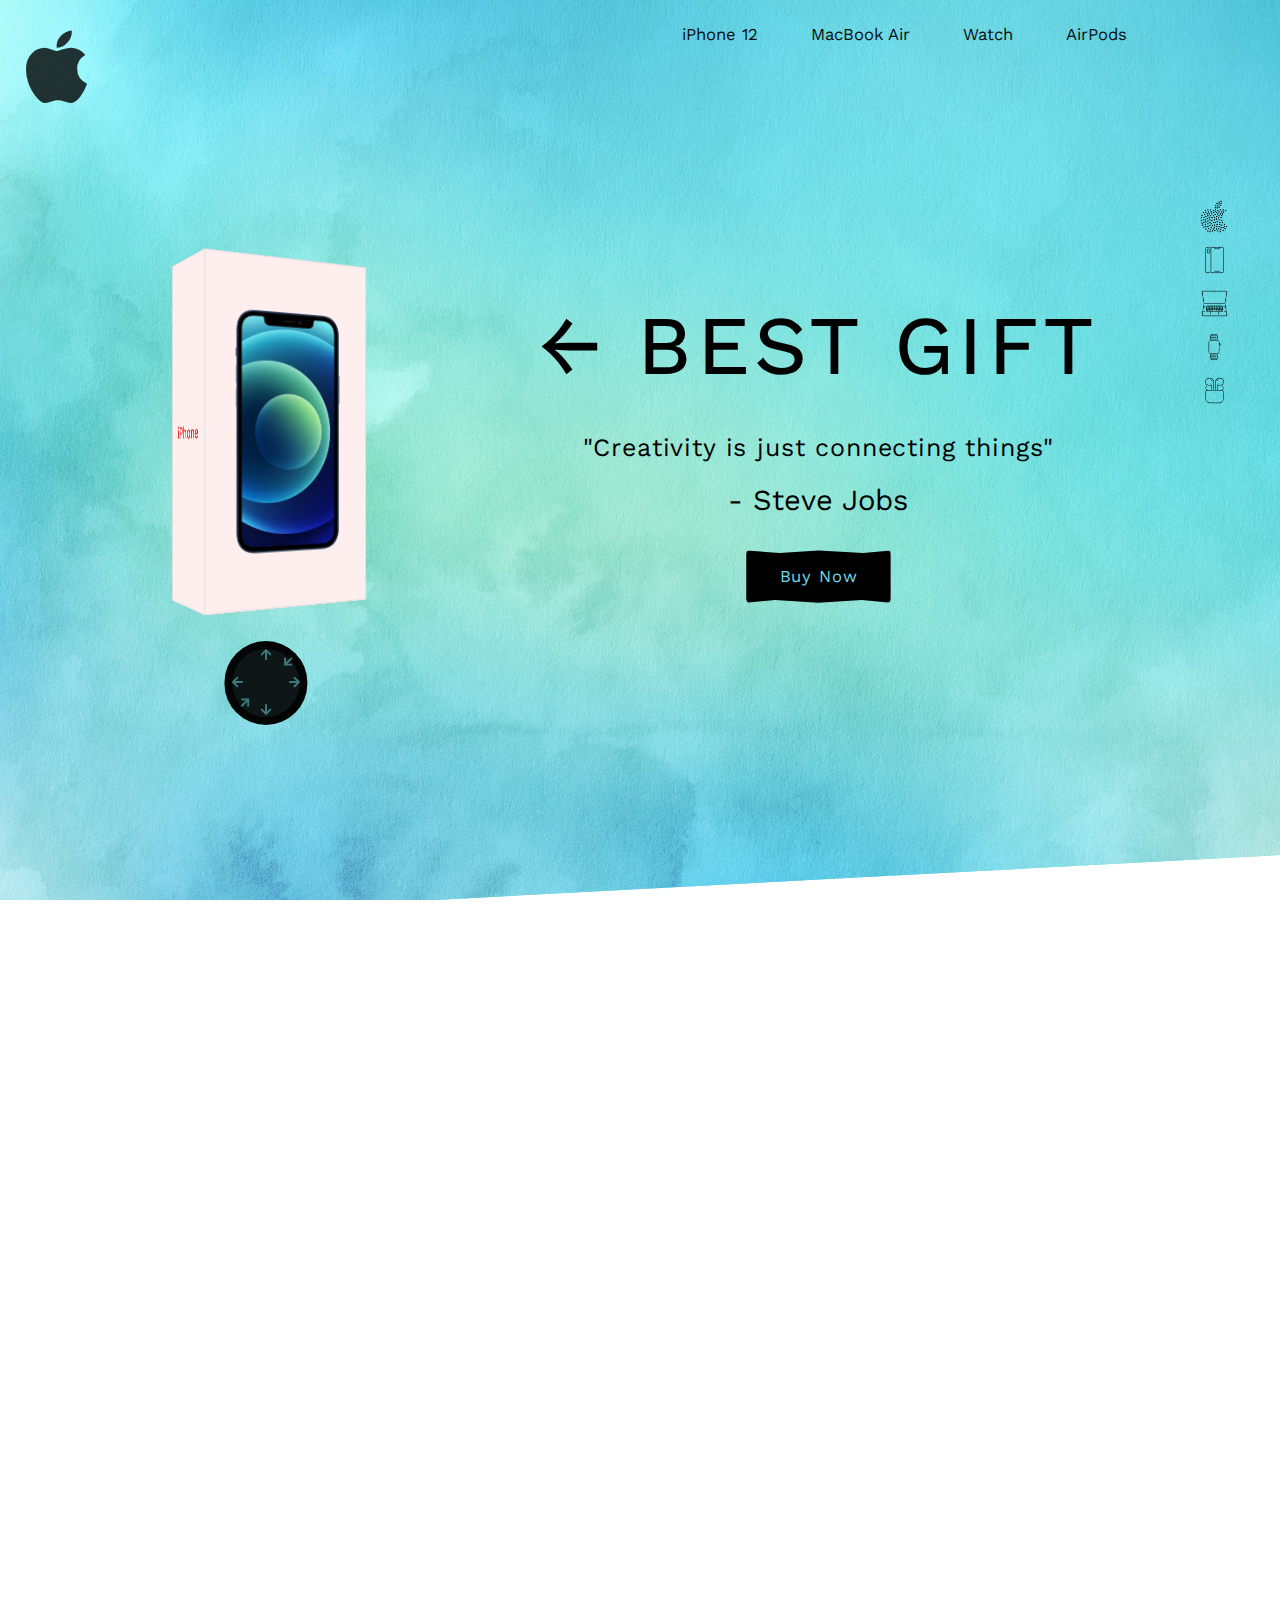
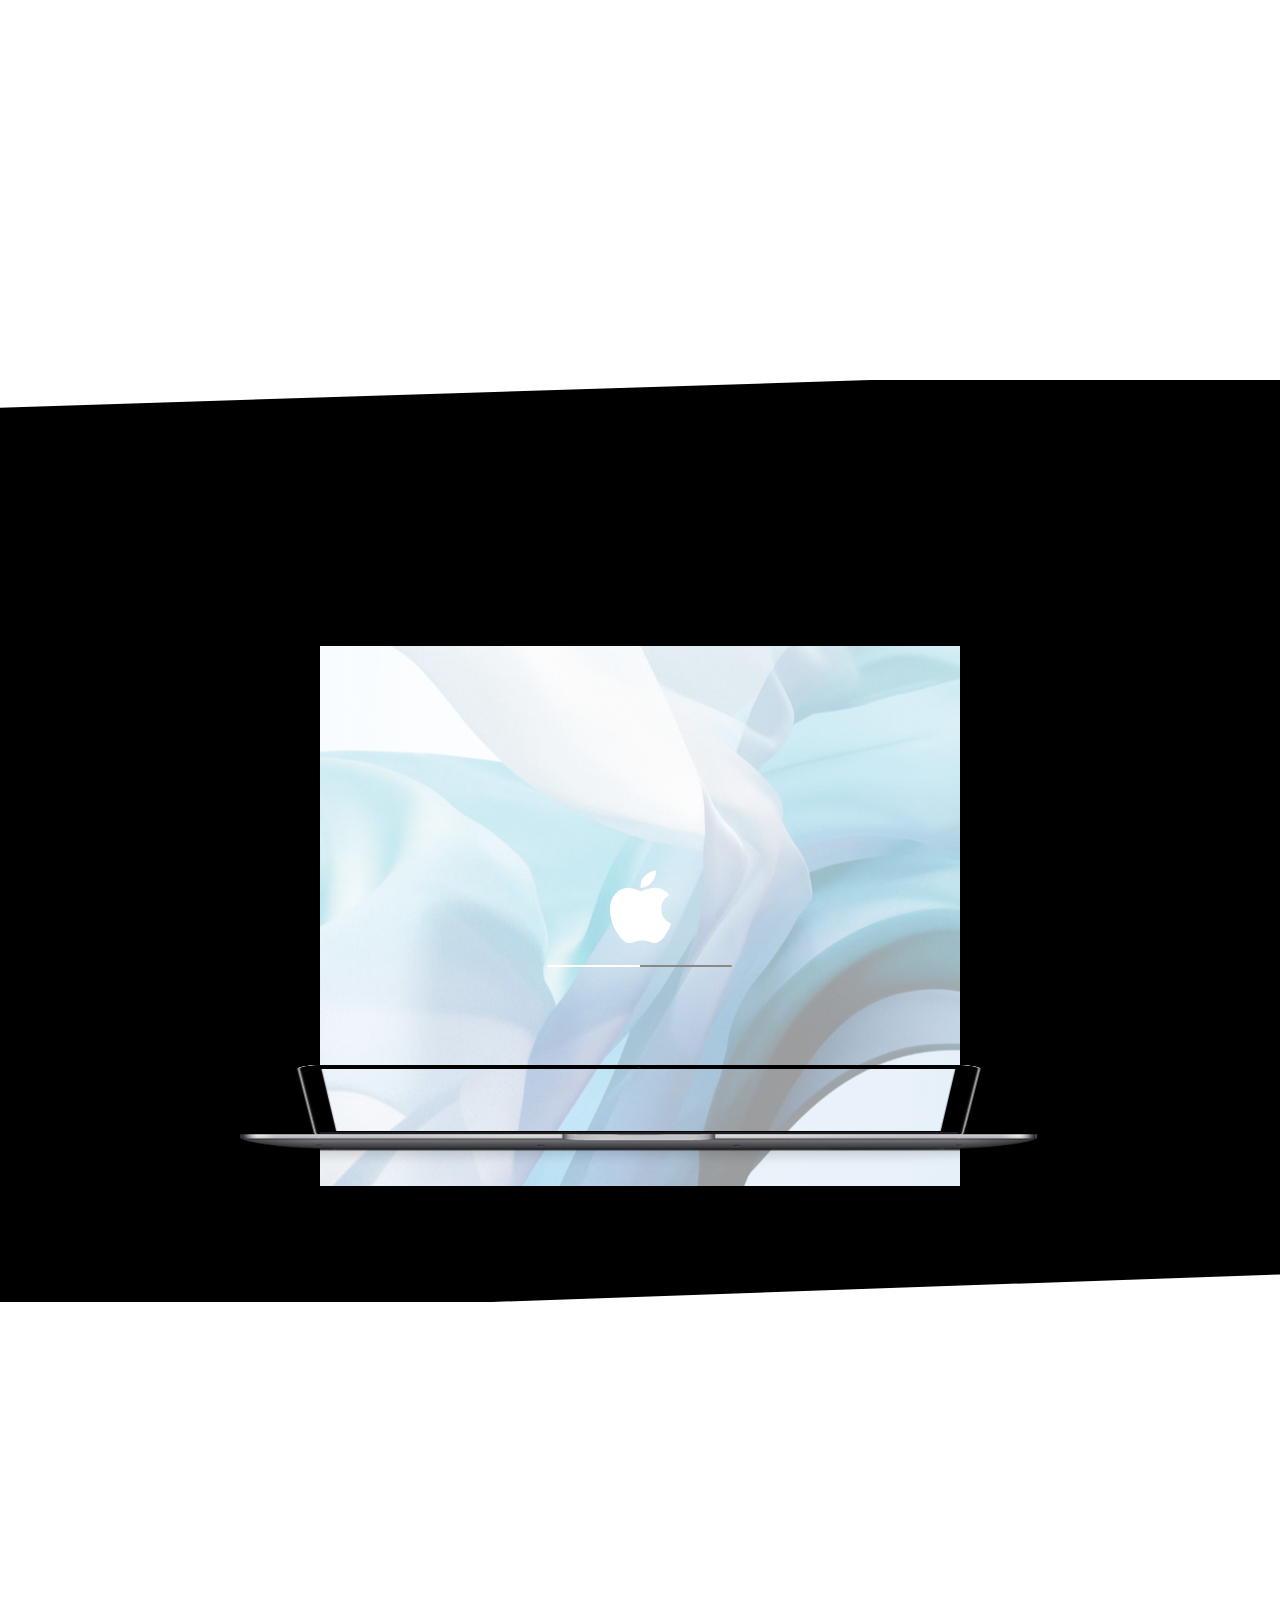
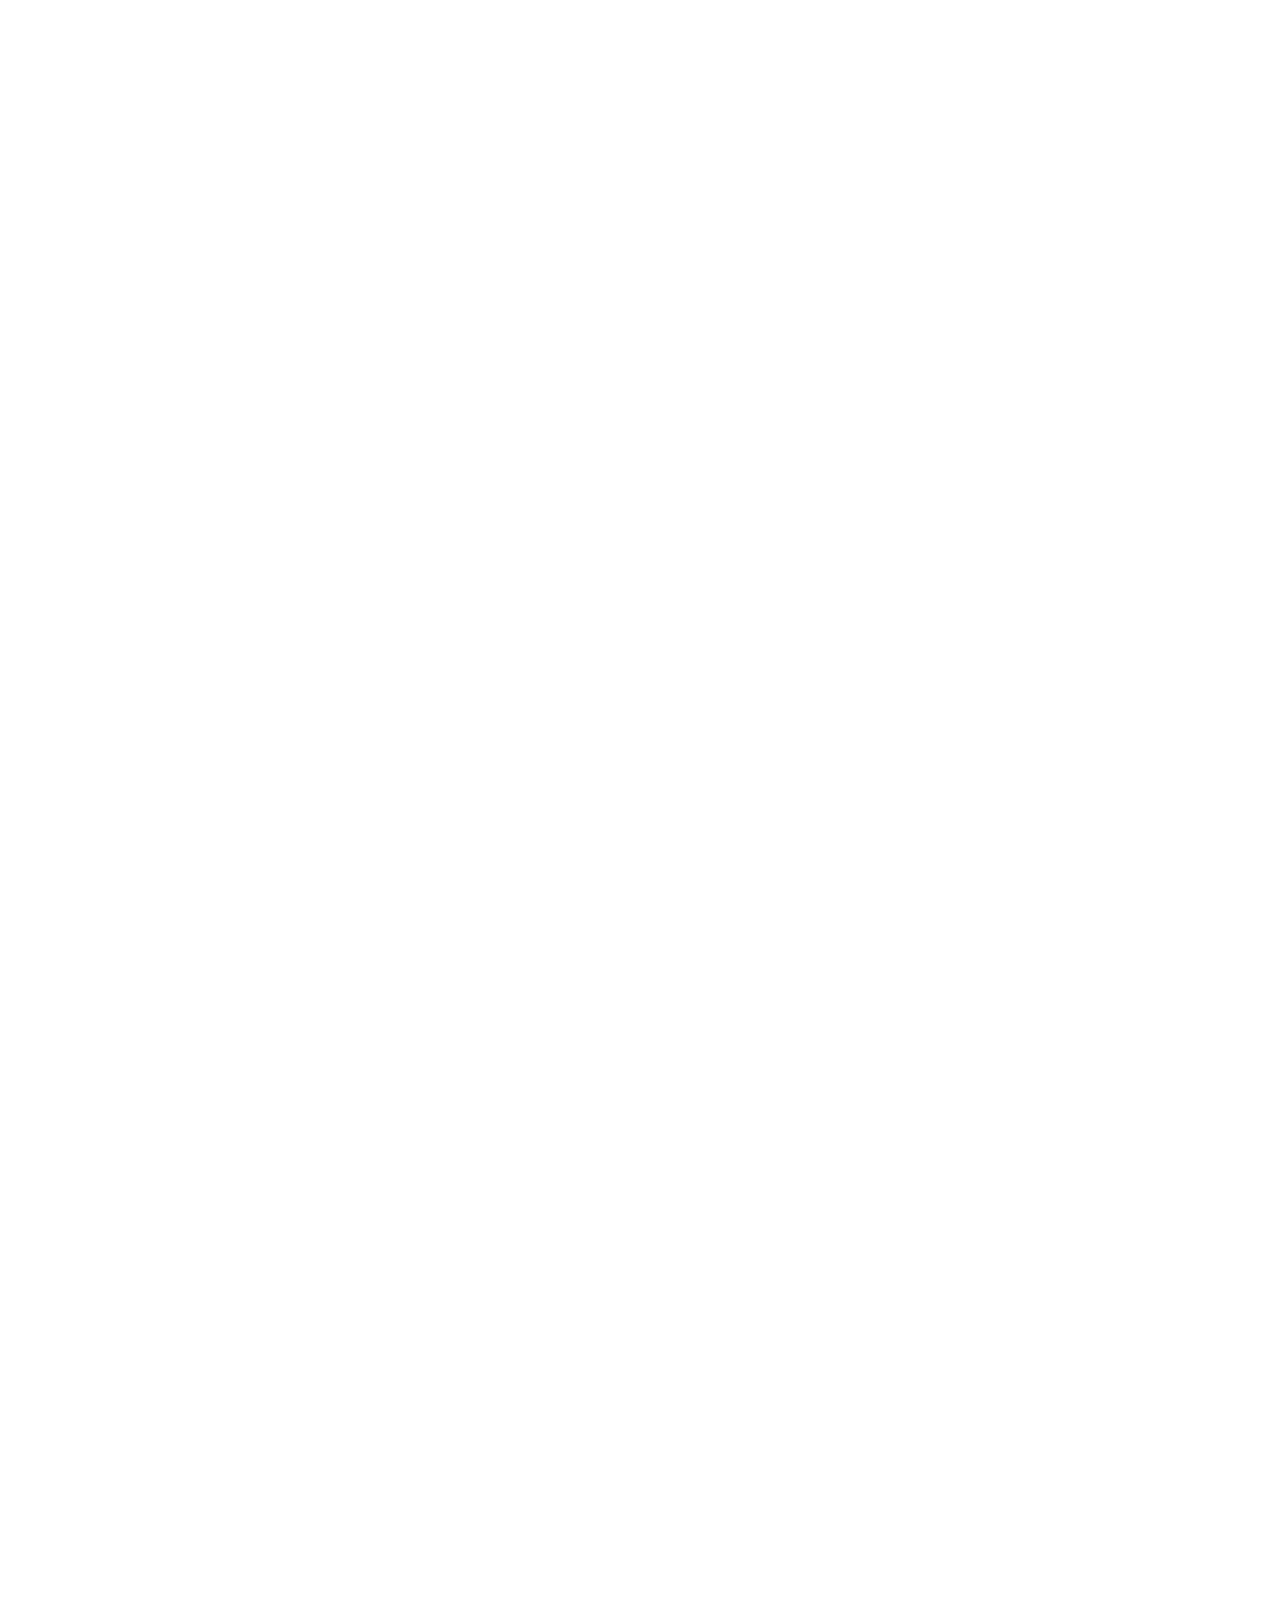
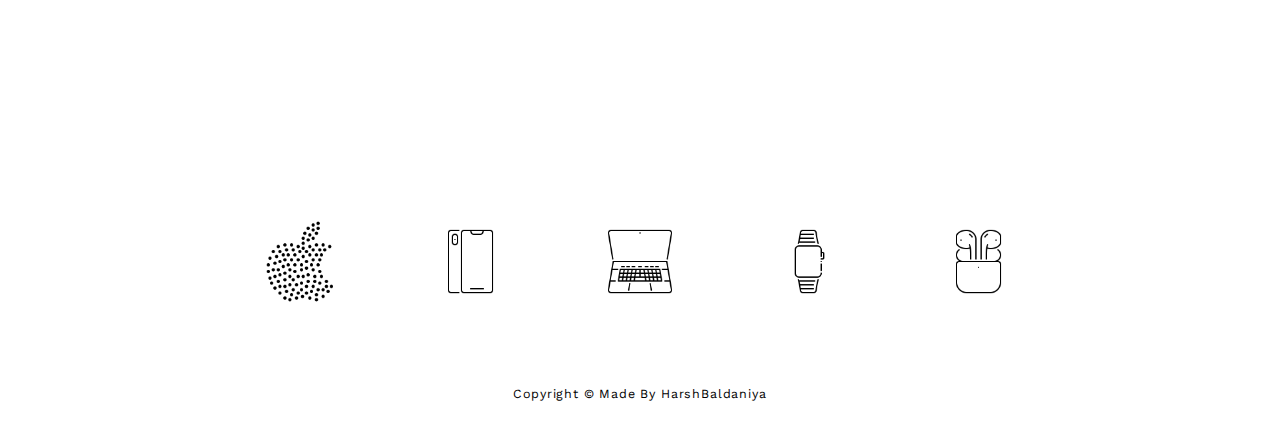
<file: index.html>
<!DOCTYPE html>
<html lang="en">

<head>
    <link rel="stylesheet" href="https://unpkg.com/aos@next/dist/aos.css" />
    <link rel="icon" href="images/Untitled design (3).png" type="image/icon type">
    <meta charset="UTF-8">
    <meta http-equiv="X-UA-Compatible" content="IE=edge">
    <meta name="viewport" content="width=device-width, initial-scale=1.0">

    <title>Apple eCommerce</title>

    <link rel="stylesheet" href="Home.css">
    <link rel="stylesheet" href="https://cdnjs.cloudflare.com/ajax/libs/font-awesome/5.15.4/css/all.min.css">
</head>

<body>

    <div class="container">

        <!-- sticky effect -->
        <div class="sticky center">
            <a href="#01" class="icon-links">
                <img src="images/Icons/home-icon.png">
            </a>
            <a href="#02" class="icon-links">
                <img src="images/Icons/iphone-icon.png">
            </a>
            <a href="#03" class="icon-links">
                <img src="images/Icons/macbook-icon.png">
            </a>
            <a href="#04" class="icon-links">
                <img src="images/Icons/watch-icon.png">
            </a>
            <a href="#05" class="icon-links">
                <img src="images/Icons/airpods-icon.png">
            </a>
        </div>
        <!-- End of sticky effect -->

        <!-- Section-1 -->
        <section class="section-1" id="01" data-aos="ease">
            <!-- Logo -->
            <a href="#" class="logo">
                <i class="fab fa-apple"></i>
            </a>
            <!-- End of logo -->

            <!-- Navbar -->
            <nav class="navbar">
                <a href="#02" class="navbar-link underline">iPhone 12</a>
                <a href="#03" class="navbar-link underline">MacBook Air</a>
                <a href="#04" class="navbar-link underline">Watch</a>
                <a href="#05" class="navbar-link underline">AirPods</a>
            </nav>
            <!-- End of navbar -->

            <!-- Cube -->
            <div class="cube-wrepper">
                <div class="cube">
                    <div class="front-side">
                        <img src="images/iphone.png" alt="">
                    </div>
                    <div class="back-side center">
                        <i class="fab fa-apple"></i>
                    </div>
                </div>

                <!-- Controls -->
                <div class="controls">
                    <a href="#" class="top-x-control">
                        <i class="fas fa-arrow-up"></i>
                    </a>
                    <a href="#" class="bottom-x-control">
                        <i class="fas fa-arrow-down"></i>
                    </a>
                    <a href="#" class="left-y-control">
                        <i class="fas fa-arrow-left"></i>
                    </a>
                    <a href="#" class="right-y-control">
                        <i class="fas fa-arrow-right"></i>
                    </a>
                    <a href="#" class="top-z-control">
                        <i class="fas fa-arrow-down"></i>
                    </a>
                    <a href="#" class="bottom-z-control">
                        <i class="fas fa-arrow-up"></i>
                    </a>
                </div>
                <!-- End of Controls -->
            </div>
            <!-- End of cube -->

            <!-- Section-1-banner -->
            <div class="section-1-banner center">
                <h1>&#8592; Best Gift</h1>
                <p>"Creativity is just connecting things"</p>
                <span> - Steve Jobs</span>
                <button type="button">Buy Now</button>
            </div>
            <!-- End of section-1-banner -->

            <!-- Slideshow -->
            <div class="slideshow"></div>
            <!-- End of  slidshow -->
        </section>
        <!-- End of section-1 -->


        <!-- Section-2 -->
        <section class="section-2" id="02" data-aos="zoom-in">
            <!-- Section-2-heading -->
            <h1 class="section-2-heading">iPhone 12</h1>
            <!-- End of Section-2-heading -->

            <!-- Section-2-images -->
            <div class="iphones">
                <img src="images/iPhones/iphones-1-img.png" alt="" class="iphone-img-1">
                <img src="images/iPhones/iphones-2-img.png" alt="" class="iphone-img-2">
            </div>
            <!-- End of Section-2-images -->

            <!-- Section-2-buttons -->
            <div class="iphone-btns">
                <a href="#" class="iphone-btn center"><span>Learn More</span></a>
                <a href="#" class="iphone-btn center"><span>Shop</span></a>
            </div>
            <!-- End of Section-2-buttons -->
        </section>
        <!-- End of Section-2 -->

        <!-- Section-3 -->
        <section class="section-3 center" id="03">
            <!-- Section-3-heading -->
            <h1 class="section-3-heading" data-aos="flip-up">MacBook Air</h1>
            <!-- End of Section-3-heading -->

            <!-- Section-3-contant -->
            <div class="section-3-content center">
                <!-- Section-3-images -->
                <img src="images/MacBook/macbook-screen.png" alt="" class="macbook-img-1">
                <img src="images/MacBook/macbook-keyboard.png" alt="" class="macbook-img-2">
                <!-- End of Section-3-images -->
            </div>
            <!-- End of Section-3-contant -->

            <!-- Section-3-loading -->
            <div class="loading-wrapper">
                <div class="loading center">
                    <i class="fab fa-apple"></i>
                    <div class="progress-bar"></div>
                </div>
            </div>
            <!-- End of Section-3-loading -->

            <!-- Section-3-info -->
            <div class="macbook-info">
                <h2 class="macbook-info-heading">Light. Speed.</h2>
                <p class="macbook-price">Starting at $999</p>
                <button class="macbook-btn">Buy Now</button>
            </div>
            <!-- End of Section-3-info -->
        </section>
        <!-- End of Section-3 -->
    </div>

    <!-- Section-4 -->
    <section class="section-4 center" id="04" data-aos="zoom-in">
        <!-- Section-4-heading -->
        <h1 class="section-4-heading">** Apple Watches **</h1>
        <!-- Section-4-heading -->
        <!-- Section-4-watches -->
        <div class="watches center">
            <!-- Watch-bands -->
            <div class="watch-bands center">
                <img src="images/watches/watch-band-1.jpg" alt="" class="watch-band-img">
                <img src="images/watches/watch-band-2.jpg" alt="" class="watch-band-img">
                <img src="images/watches/watch-band-3.jpg" alt="" class="watch-band-img">
                <img src="images/watches/watch-band-4.jpg" alt="" class="watch-band-img">
                <img src="images/watches/watch-band-5.jpg" alt="" class="watch-band-img">
                <img src="images/watches/watch-band-6.jpg" alt="" class="watch-band-img">
                <img src="images/watches/watch-band-7.jpg" alt="" class="watch-band-img">
                <img src="images/watches/watch-band-8.jpg" alt="" class="watch-band-img">
                <img src="images/watches/watch-band-9.jpg" alt="" class="watch-band-img">
            </div>
            <!-- End of Watch-bands -->

            <!-- Watch-cases -->
            <div class="watch-cases center">
                <img src="images/watches/watch-case-1.png" alt="" class="watch-case-img">
                <img src="images/watches/watch-case-2.png" alt="" class="watch-case-img">
                <img src="images/watches/watch-case-3.png" alt="" class="watch-case-img">
                <img src="images/watches/watch-case-4.png" alt="" class="watch-case-img">
                <img src="images/watches/watch-case-5.png" alt="" class="watch-case-img">
                <img src="images/watches/watch-case-6.png" alt="" class="watch-case-img">
                <img src="images/watches/watch-case-7.png" alt="" class="watch-case-img">
                <img src="images/watches/watch-case-8.png" alt="" class="watch-case-img">
                <img src="images/watches/watch-case-9.png" alt="" class="watch-case-img">
            </div>
            <!-- End of Watch-cases -->

            <!-- Watch-cantrols -->
            <a href="#" class="watch-control watch-top-control center">
                <i class="fas fa-angle-up"></i>
            </a>
            <a href="#" class="watch-control watch-right-control center">
                <i class="fas fa-angle-right"></i>
            </a>
            <a href="#" class="watch-control watch-bottom-control center">
                <i class="fas fa-angle-down"></i>
            </a>
            <a href="#" class="watch-control watch-left-control center">
                <i class="fas fa-angle-left"></i>
            </a>
            <!-- End of Watch-cantrols -->

            <!-- Watch-button -->
            <button class="watch-btn">Buy Now</button>
            <!-- End of Watch-button -->
        </div>
        <!-- End of Section-4-watches -->
    </section>
    <!-- End of Section-4 -->

    <!-- Section-5 -->
    <section class="section-5 center" id="05" data-aos="zoom-in">
        <!-- Section-5-content -->
        <div class="airpods">
            <!-- Section-5-heading -->
            <h1 class="section-5-heading">AirPods</h1>
            <!-- End of Section-5-heading -->

            <!-- Section-5-images -->
            <img src="images/AirPods/airpods-1.png" alt="" class="airpods-img-1">
            <img src="images/AirPods/airpods-2.png" alt="" class="airpods-img-2">
            <!-- End of Section-5-images -->

            <!-- Section-5-buttons -->
            <div class="airpods-buttons">
                <button class="airpods-btn btn1">Learn More</button>
                <button class="airpods-btn btn2">Buy</button>
            </div>
            <!-- End of Section-5-buttons -->
        </div>
        <!-- End of Section-5-content -->
    </section>
    <!-- End of Section-5 -->

    <!-- Section-6 -->
    <section class="section-6 center">
        <div class="section-6-icons">
            <a href="#01" class="icon-link">
                <img src="images/Icons/home-icon.png">
            </a>
            <a href="#02" class="icon-link">
                <img src="images/Icons/iphone-icon.png">
            </a>
            <a href="#03" class="icon-link">
                <img src="images/Icons/macbook-icon.png">
            </a>
            <a href="#04" class="icon-link">
                <img src="images/Icons/watch-icon.png">
            </a>
            <a href="#05" class="icon-link">
                <img src="images/Icons/airpods-icon.png">
            </a>
        </div>
        <p class="copyright">Copyright &copy; Made By HarshBaldaniya</p>
    </section>
    <!-- End of Section-6 -->

    <script src="Home.js"> </script>

    <script src="https://unpkg.com/aos@next/dist/aos.js"></script>
    <script>
        AOS.init({
            offset: 450,
            duration: 2000,
        });
    </script>

</body>

</html>
</file>
<file: Home.css>
@import url("https://fonts.googleapis.com/css2?family=Work+Sans:wght@100;200;300;400;500;600;700;800;900&display=swap");
@import url("https://fonts.googleapis.com/css2?family=Indie+Flower&display=swap");

/* Common Style */
* {
  margin: 0;
  padding: 0;
  box-sizing: border-box;
  list-style-type: none;
  outline: none;
  text-decoration: none;
  font-family: "Work Sans", sans-serif;
}

html {
  font-size: 62.5%;
  scroll-behavior: smooth;
}

:root {
  --primary-color: #6edae6;
  --white-color: #fff;
  --black-color: #000;
  --border-radius: 0.5rem;
}

.center {
  display: flex;
  justify-content: center;
  align-items: center;
}
/* End of common style */

/* Sticky */
.sticky {
  display: flex;
  flex-direction: column;
  z-index: 5;
  position: fixed;
  width: 100wh;
  top: 24rem;
  left: 146rem;
}

.icon-links img {
  width: 4rem;
  margin-bottom: 1rem;
}
/* End of Sticky */

/* Section-1 */
.section-1 {
  width: 100%;
  height: 100vh;
  background-color: var(--primary-color);
  display: flex;
  align-items: center;
  justify-content: space-evenly;
  clip-path: polygon(100% 0, 100% 95%, 34% 100%, 0 100%, 0 0);
  position: relative;
}

/* Logo */
.logo {
  position: absolute;
  top: 3rem;
  left: 3rem;
}

.logo i {
  font-size: 10rem;
  color: rgba(0, 0, 0, 0.8);
}
/* End of logo */

/* Navbar */
.navbar {
  position: absolute;
  top: 3rem;
  right: 10%;
  border-bottom: 2px solid ver(--black-color);
}

.navbar-link {
  font-size: 2rem;
  display: inline-block;
  margin: 0 3rem;
  color: var(--black-color);
  position: relative;
  opacity: 0.92;
  transition: transform 0.5s, opacity 0.5s;
}

.navbar-link:hover {
  transform: scale(1.5);
  opacity: 1;
}

.navbar-link::before {
  transition: 430ms;
  height: 1.2px;
  width: 100%;
  content: "";
  position: absolute;
  background-color: var(--black-color);
}

.underline::before {
  transform: scale(0, 1);
  bottom: -3px;
}

.underline:hover::before {
  transform: scale(1, 1);
}
/* End of navbar */

/* Cube */
.cube-wrepper {
  perspective: 100rem;
  /* position: absolute;
    left: 23rem; */
}

.cube {
  margin-left: 0rem;
  margin-top: 0rem;
  width: 21rem;
  height: 40rem;
  /* background-color: red; */
  transform-style: preserve-3d;
  transform: rotateX(0deg) rotateY(20deg) rotateZ(0deg);
  position: relative;
  top: -2rem;
}

.front-side,
.back-side {
  width: 100%;
  height: 100%;
  background-color: #fee;
  position: absolute;
  transform-style: preserve-3d;
  box-shadow: inset 0.1rem 0.1rem 0.1rem #ddd, inset -0.1rem -0.1rem 0.1rem #ddd;
}

.front-side {
  padding: 2.5rem;
  transform: translateZ(5rem);
}

.front-side::before,
.front-side::after {
  content: "";
  width: 100%;
  height: 10rem;
  background-color: #fee;
  position: absolute;
  box-shadow: inset 0.1rem 0.1rem 0.1rem #ddd, inset -0.1rem -0.1rem 0.1rem #ddd;
}

.front-side::before {
  top: 0;
  left: 0;
  transform: rotateX(-90deg);
  transform-origin: top;
}

.front-side::after {
  bottom: 0;
  left: 0;
  transform: rotateX(90deg);
  transform-origin: bottom;
}

.front-side img {
  width: 100%;
  height: 100%;
  object-fit: contain;
}

.back-side {
  transform: translateZ(-5rem);
}

.back-side::before,
.back-side::after {
  content: "iPhone";
  width: 10rem;
  height: 100%;
  background-color: #fee;
  position: absolute;
  display: flex;
  justify-content: center;
  align-items: center;
  font-size: 2rem;
  font-weight: 450;
  color: #ec1919;
  box-shadow: inset 0.1rem 0.1rem 0.1rem #ddd, inset -0.1rem -0.1rem 0.1rem #ddd;
}

.back-side::before {
  top: 0;
  left: 0;
  transform: rotateY(-90deg);
  transform-origin: left;
}

.back-side::after {
  top: 0;
  right: 0;
  transform: rotateY(90deg);
  transform-origin: right;
}

.back-side i {
  font-size: 11rem;
  color: #6edae6;
  text-shadow: 0.1rem 0.1rem 0.2rem #aaa, -0.1rem -0.1rem 0.2rem #aaa;
  transform: rotateY(180deg);
}

/* Controls */
.controls {
  position: absolute;
  bottom: -13rem;
  left: 48%;
  transform: translateX(-50%);
  width: 10rem;
  height: 10rem;
  background-color: rgba(0, 0, 0, 0.9);
  border-radius: 50%;
  border: 1rem solid rgba(0, 0, 0, 0.8);
}

.controls a {
  position: absolute;
}

.controls a:nth-child(1) {
  top: 0;
  left: 50%;
  transform: translateX(-50%);
}

.controls a:nth-child(2) {
  bottom: 0;
  left: 50%;
  transform: translateX(-50%);
}

.controls a:nth-child(3) {
  top: 50%;
  left: 0;
  transform: translateY(-50%);
}

.controls a:nth-child(4) {
  top: 50%;
  right: 0;
  transform: translateY(-50%);
}

.controls a:nth-child(5) {
  top: 10%;
  right: 10%;
  transform: rotate(45deg);
}

.controls a:nth-child(6) {
  bottom: 10%;
  left: 10%;
  transform: rotate(45deg);
}

.controls i {
  font-size: 1.5rem;
  color: var(--primary-color);
  opacity: 0.5;
  transition: font-size 0.4s, color 0.4s, opacity 0.4s;
}

.controls i:hover {
  font-size: 2.2rem;
  color: var(--primary-color);
  opacity: 1;
}
/* End of Controls */
/* End of Cube */

/* Banner */
.section-1-banner {
  flex-direction: column;
  /* position: absolute;
    right: 24rem; */
}

.section-1-banner h1 {
  font-size: 10rem;
  font-weight: 450;
  text-transform: uppercase;
  letter-spacing: 0.5rem;
}

.section-1-banner p {
  font-size: 3rem;
  font-weight: 400;
  letter-spacing: 0.1rem;
  margin: 4.7rem 0 2.5rem 0;
}

.section-1-banner span {
  font-size: 3.5rem;
  margin-bottom: 4rem;
}

.section-1-banner button {
  padding: 2rem 4rem;
  font-size: 2rem;
  background-color: var(--black-color);
  color: var(--primary-color);
  font-weight: 400;
  outline: none;
  border: none;
  letter-spacing: 0.1rem;
  cursor: pointer;
  border-radius: var(--border-radius);
  clip-path: polygon(
    50% 0%,
    81% 5%,
    100% 0%,
    100% 100%,
    80% 95%,
    50% 100%,
    20% 95%,
    0% 100%,
    0% 0%,
    23% 5%
  );
  transition: clip-path 0.5s;
}

.section-1-banner button:hover {
  clip-path: polygon(
    40% 15%,
    77% 15%,
    100% 10%,
    100% 90%,
    75% 85%,
    40% 85%,
    30% 100%,
    0% 50%,
    0% 50%,
    30% 0%
  );
}
/* End of banner */

/* Slideshow */
.slideshow {
  width: 100%;
  height: 100%;
  position: absolute;
  top: 0;
  left: 0;
  z-index: -1;
}

.slideshow div {
  width: 100%;
  height: 100%;
  position: absolute;
  background-size: cover;
  background-position: center;
  background-repeat: no-repeat;
  opacity: 0;
  transition: opacity 4s;
}

.slideshow div.change {
  opacity: 1;
}
/* End of slideshow */
/* End of section-1 */

/* Section-2 */
.section-2 {
  width: 100%;
  height: 120vh;
  padding: 3vh 0;
  display: flex;
  flex-direction: column;
  align-items: center;
  justify-content: space-around;
}

/* Section-2-heading */
.section-2-heading {
  font-size: 9rem;
  font-weight: 200;
  color: var(--black-color);
  position: relative;
}

.section-2-heading::before {
  content: "";
  width: 130%;
  height: 30vw;
  background-image: linear-gradient(var(--primary-color), var(--white-color));
  position: absolute;
  top: 0;
  left: 0;
  transform: skewX(-50deg);
  transform-origin: left top;
  z-index: -1;
  border-radius: 1rem;
}
/* End of Section-2-heading */

/* Section-2-image */
.iphones {
  width: 50vw;
  height: 60vh;
  background-image: linear-gradient(var(--primary-color), var(--white-color));
  border-radius: 0.5rem;
}

.iphones img {
  width: inherit;
  height: inherit;
  object-fit: contain;
  position: absolute;
  transition: opacity 2.4s;
}

.iphone-img-2 {
  opacity: 0;
}

.iphones:hover .iphone-img-1 {
  opacity: 0;
}

.iphones:hover .iphone-img-2 {
  opacity: 1;
}
/* End of Section-2-image */

/* Section-2-button */
.iphone-btns {
  display: flex;
}

.iphone-btn {
  width: 6rem;
  height: 6rem;
  background-image: linear-gradient(
    to right,
    rgb(51, 51, 51) 60%,
    rgb(82, 82, 82)
  );
  margin: 0 3rem;
  border-radius: 50%;
  position: relative;
}

.iphone-btn::after {
  content: "";
  width: 50%;
  height: 50%;
  display: block;
  border: 0.1rem solid #6edae6;
  border-radius: 1rem;
}

.iphone-btn span {
  position: absolute;
  top: -3rem;
  font-size: 1.6rem;
  font-weight: 400;
  text-transform: uppercase;
  letter-spacing: 0.1rem;
  color: var(--primary-color);
  width: max-content;
  transform: scale(0);
  transition: transform 0.5s;
}

.iphone-btn:hover span {
  transform: scale(1);
}
/* End of Section-2-button */
/* End of Section-2 */

/* Section-3 */
.section-3 {
  width: 100%;
  height: 100%;
  background-color: var(--black-color);
  /* display: flex; */
  flex-direction: column;
  padding: 15rem 0;
  clip-path: polygon(68% 0, 100% 0, 100% 97%, 38% 100%, 0 100%, 0 3%);
}

/* Section-3-heading */
.section-3-heading {
  font-size: 9rem;
  font-weight: 200;
  color: var(--primary-color);
  margin-bottom: 12rem;
}
/* End of Section-3-heading */

/* Section-3-contant */
.section-3-content {
  width: 80%;
  flex-direction: column;
  perspective: 1000rem;
  position: relative;
  z-index: 1;
}

/* Section-3-images */
.section-3-content img {
  width: inherit;
}

.macbook-img-1 {
  transform: rotateX(-80deg);
  transform-origin: bottom;
}

.change .macbook-img-1 {
  transform: rotateX(0);
  transition: transform 3s;
}
/* End of Section-3-images */

/* Section-3-loding */
.loading-wrapper {
  position: absolute;
  /* top: 8%; */
  margin-bottom: -18rem;
  width: 50%;
  height: 62%;
  background: linear-gradient(
      rgba(255, 255, 255, 0.6),
      rgba(255, 255, 255, 0.6)
    ),
    url(images/MacBook/macbook-1-desktop.png) center no-repeat;
  z-index: 0;
  opacity: 1;
}

.change .loading-wrapper {
  opacity: 1;
  transition: opacity 1s 2s;
}

.loading {
  width: 100%;
  height: 100%;
  position: absolute;
  top: 0;
  left: 0;
  /* background-color: var(--black-color); */
  flex-direction: column;
}

.change .loading {
  opacity: 0;
  transition: 1s 5s;
}

.loading i {
  font-size: 10rem;
  color: var(--white-color);
  margin-bottom: 2rem;
}

.progress-bar {
  width: 22rem;
  height: 0.3rem;
  background-color: #888;
  border-radius: 5rem;
  position: relative;
}

.progress-bar::after {
  content: "";
  position: absolute;
  top: 0;
  left: 0;
  width: 50%;
  height: 100%;
  background-color: var(--white-color);
}

.change .progress-bar::after {
  width: 100%;
  transition: width 1s 3s;
}
/* End of Section-3-loding */

/* Section-3-info */
.macbook-info {
  position: absolute;
  margin-bottom: -18rem;
  width: 70rem;
  text-align: center;
  opacity: 0;
}

.change .macbook-info {
  opacity: 1;
  transition: opacity 1s 6s;
}

.macbook-info-heading {
  font-size: 6rem;
  font-weight: 400;
  color: var(--primary-color);
}

.macbook-price {
  font-size: 2.5rem;
  font-weight: 200;
  margin: 3rem 0;
}

.macbook-btn {
  width: 25rem;
  height: 5rem;
  background-image: linear-gradient(#ddd, #fff);
  border: none;
  border-radius: 0.5rem;
  box-shadow: 0.1rem 0.1rem 0.1rem #fff, -0.1rem -0.1rem 0.1rem #fff;
  font-size: 1.5rem;
  font-weight: 500;
  letter-spacing: 0.2rem;
  color: var(--primary-color);
  cursor: pointer;
}
/* End of Section-3-info */
/* End of Section-3-contant */
/* End of Section-3 */

/* Section-4 */
/* Section-4-heading */
.section-4-heading {
  font-size: 8rem;
  margin-bottom: 1rem;
  font-weight: 400;
  font-family: "Indie Flower", cursive;
  text-transform: uppercase;
  color: var(--black-color);
  /* border-bottom: 4px dashed var(--primary-color); */
  /* border-top: 4px dashed var(--primary-color); */
}
/* Section-4-heading */
.section-4 {
  height: 177vh;
  padding: 13vh 0;
  flex-direction: column;
  position: relative;
}

/* Section-4-watches */
.watches {
  position: relative;
  width: 100%;
  height: 100%;
  overflow: hidden;
}

.watches > div {
  position: absolute;
}
/* Watch-bands */
.watch-bands {
  transition: margin-right 1s;
}

.watch-band-img {
  width: 32rem;
  height: 32rem;
  object-fit: contain;
}
/* End of Watch-bands */

/* Watch-cases */
.watch-cases {
  flex-direction: column;
  transition: margin-top 1s;
}

.watch-case-img {
  width: 32rem;
  height: 32rem;
  object-fit: contain;
}
/* End of Watch-cases */
/* End of Section-4-watches */

/* Watch-contrls */
.watch-control {
  position: absolute;
  width: 4rem;
  height: 4rem;
  background-color: rgba(221, 221, 221, 0.4);
  border-radius: 5rem;
}

.hideControl {
  opacity: 0;
  visibility: hidden;
}

.watch-control i {
  font-size: 2.5rem;
  color: var(--primary-color);
  opacity: 0.5;
  transition: opacity 0.2s;
}

.watch-control i:hover {
  opacity: 1;
}

.watch-top-control {
  top: 2vh;
  left: 50%;
  transform: translateX(-50%);
}

.watch-right-control {
  top: 50%;
  right: 2rem;
  transform: translateY(-50%);
}

.watch-bottom-control {
  left: 50%;
  bottom: 0vh;
  transform: translateX(-50%);
}

.watch-left-control {
  top: 50%;
  left: 2rem;
  transform: translateY(-50%);
}
/* End of Watch-contrls */

/* Watch-buttons */
.watch-btn {
  position: absolute;
  bottom: 19vh;
  right: 26%;
  width: 13rem;
  height: 5rem;
  background-color: var(--black-color);
  color: var(--primary-color);
  border: 0.1rem dashed var(--white-color);
  border-radius: 4rem;
  font-size: 2rem;
  font-weight: 200;
  cursor: pointer;
  transition: transform 0.5s;
}

.watch-btn:hover {
  transform: scale(1.4);
}
/* End of Watch-buttons */
/* End of Section-4 */

/* Section-5 */
.section-5 {
  width: 100%;
  height: 100vh;
}

/* Section-5-content */
.airpods {
  width: 90%;
  height: 80%;
  display: flex;
  position: relative;
}

/* Section-5-heading */
.section-5-heading {
  position: absolute;
  top: 0;
  left: 50%;
  transform: translateX(-50%);
  font-size: 11rem;
  font-weight: 300;
  color: var(--white-color);
  text-shadow: 0.3rem 0.3rem 0 #999;
}
/* End of Section-5-heading */

/* Section-5-images */
.airpods img {
  width: 50%;
  height: 100%;
  object-fit: contain;
}

.airpods-img-2 {
  background-color: var(--primary-color);
}
/* End of Section-5-images */

/* Section-5-buttons */
.airpods-buttons {
  position: absolute;
  top: 50%;
  left: 50%;
  transform: translate(-50%, -50%);
  margin-top: 5rem;
}

.airpods-btn {
  width: 12rem;
  height: 4rem;
  background-color: var(--primary-color);
  margin: 0 3rem;
  border: none;
  border-radius: 0.5rem;
  color: var(--white-color);
  cursor: pointer;
  font-size: 1.5rem;
  font-weight: 600;
  transition: transform 0.3s;
}

.airpods-btn:hover {
  transform: scale(1.18);
}

.airpods-btn:last-child {
  background-color: var(--white-color);
  color: var(--primary-color);
}

.btn1 {
  box-shadow: inset 0 0 0px 0 var(--black-color);
  transition: transform 0.3s, ease-in-out 1s;
}

.btn1:hover {
  box-shadow: inset 0 50px 70px 30px var(--black-color);
}

.btn2 {
  box-shadow: inset 0 0 0px 0 var(--black-color);
  transition: transform 0.3s, ease-in-out 1s;
}

.btn2:hover {
  box-shadow: inset 0 50px 70px 30px var(--black-color);
}
/* End of Section-5-buttons */
/* End of Section-5-content */
/* End of Section-5 */

/* Section-6 */
.section-6 {
  width: 100%;
  height: 40vh;
  position: relative;
}

.icon-link {
  margin: 0 5rem;
}

.icon-link img {
  width: 10rem;
}

.copyright {
  position: absolute;
  bottom: 5rem;
  font-size: 1.5rem;
  letter-spacing: 0.1rem;
}
/* End of Section-6 */

/* Responsive */
@media (max-width: 1920px) {
  .sticky {
    top: 34rem;
    left: 180rem;
  }

  .section-4 {
    height: 125rem;
  }
}

@media (max-width: 1800px) {
  html {
    font-size: 62%;
  }

  .loading-wrapper {
    height: 60%;
    width: 50%;
  }

  .section-4 {
    height: 125rem;
  }

  .sticky {
    top: 24rem;
    left: 144rem;
  }
}

@media (max-width: 1500px) {
  html {
    font-size: 52%;
  }

  .loading-wrapper {
    width: 50%;
    height: 60%;
  }

  .section-4 {
    height: 120vh;
  }
}

@media (max-width: 1100px) {
  html {
    font-size: 40%;
  }

  .section-4 {
    height: 100vh;
  }

  .navbar-link {
    font-weight: 700;
  }

  .section-1-banner h1 {
    font-size: 8rem;
  }

  .section-1-banner p {
    font-size: 3rem;
  }

  .watch-btn {
    top: 76%;
    right: 25%;
  }

  .loading-wrapper {
    height: 44%;
    width: 47%;
  }
}

@media (max-width: 900px) {
  .section-3-content {
    width: 90%;
  }

  .loading-wrapper {
    height: 35%;
    width: 62%;
  }

  .section-4 {
    height: 120vh;
  }

  .loading i {
    font-size: 6rem;
  }

  .section-5-heading {
    font-size: 12rem;
  }

  .section-5 {
    width: 100%;
  }

  .airpods-btn {
    width: 9rem;
    margin: 0 2rem;
  }

  .section-4 {
    height: 150vh;
  }
}

@media (max-width: 700px) {
  .logo {
    top: 1%;
    left: 2rem;
  }

  .logo i {
    font-size: 8rem;
  }

  .controls {
    position: absolute;
    top: 25%;
    left: -70%;
  }

  .cube-wrapper {
    opacity: 0.7;
  }

  .cube {
    top: 2%;
    margin-bottom: 29rem;
  }

  .section-1-banner {
    position: absolute;
    top: 60%;
  }

  .section-1-banner h1 {
    position: relative;
    left: -5rem;
  }

  .section-1-banner h1::first-letter {
    visibility: hidden;
    opacity: 0;
  }

  .section-1-banner button:hover {
    clip-path: polygon(
      50% 0%,
      81% 5%,
      100% 0,
      100% 100%,
      80% 95%,
      50% 100%,
      20% 95%,
      0 100%,
      0 0,
      23% 5%
    );
  }

  .iphone-btns {
    /* position: absolute; */
    top: 50%;
  }

  .loading-wrapper {
    width: 60%;
    height: 30%;
  }

  .section-4 {
    height: 140vh;
  }

  .iphones {
    height: 70vh;
    width: 70vw;
  }

  .watch-btn {
    right: 12%;
    top: 79%;
  }

  .airpods-img-2 {
    display: none;
  }

  .airpods .airpods-img-1 {
    width: 100%;
    height: 100%;
  }

  .airpods-btn {
    background-color: var(--white-color);
    color: var(--primary-color);
    box-shadow: 0.1rem 0.1rem 0.1rem rgb(0, 0, 0);
    margin-top: 130%;
  }

  .icon-link {
    margin: 0 2rem;
  }
}

@media (max-width: 550px) {
  .navbar-link {
    margin: 0 1.5rem;
  }

  .section-2-heading {
    font-size: 8rem;
  }

  .loading-wrapper {
    width: 60%;
    height: 27%;
  }

  .section-4 {
    height: 120vh;
  }

  .section-4-heading {
    font-size: 7rem;
  }

  .section-3-heading {
    font-size: 8rem;
  }

  .macbook-info-heading {
    font-size: 5rem;
  }

  .macbook-btn {
    width: 15rem;
    height: 3rem;
    font-size: 1.3rem;
  }

  .airpods-buttons {
    width: 50rem;
    text-align: center;
  }

  .icon-link img {
    width: 8rem;
  }
}

@media (max-width: 450px) {
  html {
    font-size: 35%;
  }

  .logo {
    top: 10rem;
    left: 50%;
    transform: translateX(-50%);
  }

  .navbar {
    left: 50%;
    transform: translateX(-50%);
    width: max-content;
  }

  .section-1-banner p {
    text-align: center;
  }

  .iphones {
    width: 75vw;
  }

  .section-3-heading {
    font-size: 6rem;
  }

  .macbook-info {
    width: 40rem;
  }

  .macbook-info-heading {
    font-size: 3rem;
  }

  .macbook-price {
    font-size: 2rem;
    font-weight: 300;
  }

  .watch-btn {
    right: 5%;
  }

  .icon-link img {
    width: 6rem;
  }
}
/* End of Responsive */
</file>
